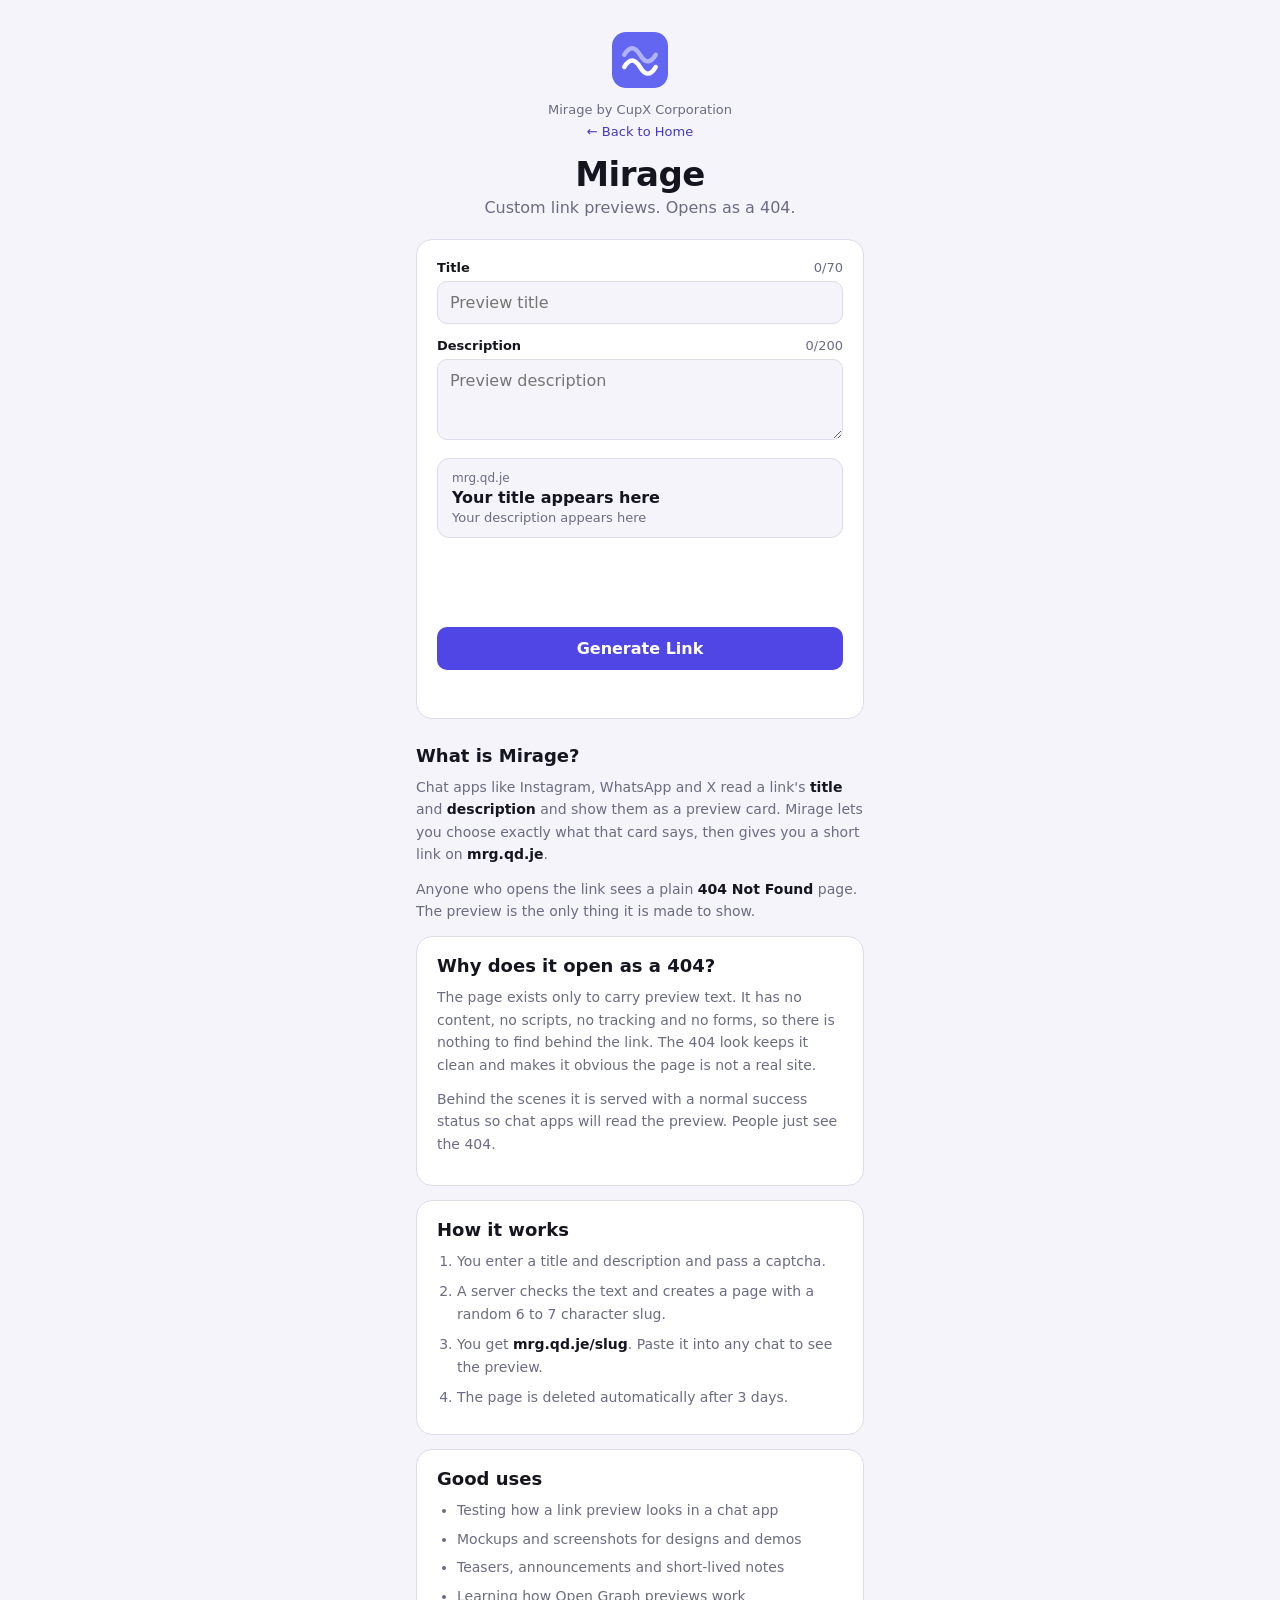
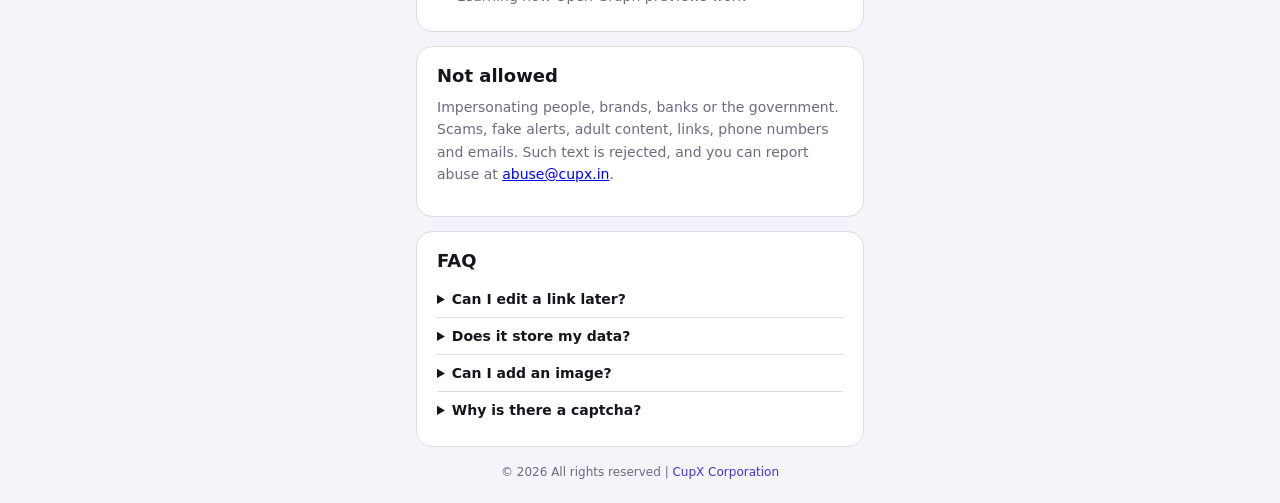
<file: index.html>
<!DOCTYPE html>
<html lang="en">
<head>
<meta charset="utf-8">
<meta name="viewport" content="width=device-width, initial-scale=1.0">
<title>Mirage - Custom Link Previews</title>
<meta name="description" content="Create short links with a custom title and description preview. The page itself opens as a 404. Links expire in 3 days.">
<meta property="og:title" content="Mirage - Custom Link Previews">
<meta property="og:description" content="Short links with a custom title and description. Opens as a 404. Expires in 3 days.">
<meta property="og:type" content="website">
<link rel="icon" href="favicon.svg" type="image/svg+xml">
<link rel="stylesheet" href="style.css">
<style>
  .about{margin-top:26px}
  .about h2{font-size:18px;margin:0 0 10px}
  .about p,.about li{font-size:14px;line-height:1.6;color:var(--mu)}
  .about p{margin:0 0 12px}
  .about strong{color:var(--tx)}
  .box{background:var(--card);border:1px solid var(--bd);border-radius:16px;padding:18px 20px;margin-top:14px}
  .steps{margin:0;padding-left:20px}
  .steps li{margin-bottom:8px}
  .box ul{margin:0;padding-left:20px}
  .box ul li{margin-bottom:6px}
  details{border-top:1px solid var(--bd);padding:10px 0}
  details:first-of-type{border-top:0}
  summary{cursor:pointer;font-size:14px;font-weight:600;color:var(--tx)}
  details p{margin:8px 0 0}
</style>
</head>
<body>
<main class="wrap">
  <header class="top">
    <img src="favicon.svg" alt="Mirage logo" class="logo">
    <p class="by">Mirage by CupX Corporation</p>
    <a class="back" href="https://cupx.in">&larr; Back to Home</a>
    <h1>Mirage</h1>
    <p class="tag">Custom link previews. Opens as a 404.</p>
  </header>

  <section class="card">
    <label for="t">Title <span class="count" id="tc">0/70</span></label>
    <input id="t" maxlength="70" placeholder="Preview title" autocomplete="off">

    <label for="d">Description <span class="count" id="dc">0/200</span></label>
    <textarea id="d" maxlength="200" rows="3" placeholder="Preview description"></textarea>

    <div class="pv" aria-label="Preview">
      <div class="pv-host">mrg.qd.je</div>
      <div class="pv-title" id="pt">Your title appears here</div>
      <div class="pv-desc" id="pd">Your description appears here</div>
    </div>

    <div id="ts"></div>
    <button id="go" class="btn">Generate Link</button>
    <p id="err" class="err" role="alert"></p>

    <div id="res" class="res" hidden>
      <div class="res-label">Your link</div>
      <a id="lnk" href="#" target="_blank" rel="noopener noreferrer"></a>
      <button id="cp" class="btn ghost">Copy</button>
      <p class="note">Expires in 3 days. Instagram caches previews, so make a new link instead of editing.</p>
    </div>
  </section>

  <section class="about" id="about">
    <h2>What is Mirage?</h2>
    <p>Chat apps like Instagram, WhatsApp and X read a link's <strong>title</strong> and <strong>description</strong> and show them as a preview card. Mirage lets you choose exactly what that card says, then gives you a short link on <strong>mrg.qd.je</strong>.</p>
    <p>Anyone who opens the link sees a plain <strong>404 Not Found</strong> page. The preview is the only thing it is made to show.</p>

    <div class="box">
      <h2>Why does it open as a 404?</h2>
      <p>The page exists only to carry preview text. It has no content, no scripts, no tracking and no forms, so there is nothing to find behind the link. The 404 look keeps it clean and makes it obvious the page is not a real site.</p>
      <p>Behind the scenes it is served with a normal success status so chat apps will read the preview. People just see the 404.</p>
    </div>

    <div class="box">
      <h2>How it works</h2>
      <ol class="steps">
        <li>You enter a title and description and pass a captcha.</li>
        <li>A server checks the text and creates a page with a random 6 to 7 character slug.</li>
        <li>You get <strong>mrg.qd.je/slug</strong>. Paste it into any chat to see the preview.</li>
        <li>The page is deleted automatically after 3 days.</li>
      </ol>
    </div>

    <div class="box">
      <h2>Good uses</h2>
      <ul>
        <li>Testing how a link preview looks in a chat app</li>
        <li>Mockups and screenshots for designs and demos</li>
        <li>Teasers, announcements and short-lived notes</li>
        <li>Learning how Open Graph previews work</li>
      </ul>
    </div>

    <div class="box">
      <h2>Not allowed</h2>
      <p>Impersonating people, brands, banks or the government. Scams, fake alerts, adult content, links, phone numbers and emails. Such text is rejected, and you can report abuse at <a href="mailto:abuse@cupx.in">abuse@cupx.in</a>.</p>
    </div>

    <div class="box">
      <h2>FAQ</h2>
      <details><summary>Can I edit a link later?</summary><p>No. Chat apps cache previews, so an edit would not show. Create a new link instead.</p></details>
      <details><summary>Does it store my data?</summary><p>Only the title and description you enter, inside the link page, for 3 days. Nothing else is kept about you.</p></details>
      <details><summary>Can I add an image?</summary><p>Not yet. Previews are text only.</p></details>
      <details><summary>Why is there a captcha?</summary><p>To stop bots from flooding the service with links.</p></details>
    </div>
  </section>

  <footer>&copy; 2026 All rights reserved | <a href="https://cupx.in">CupX Corporation</a></footer>
</main>

<script src="app.js"></script>
<script src="https://challenges.cloudflare.com/turnstile/v0/api.js?render=explicit&onload=onTs" async defer></script>
</body>
</html>
</file>
<file: style.css>
:root{--bg:#0b0b12;--card:#14141f;--bd:#26263a;--tx:#e8e8f2;--mu:#8b8ba3;--ac:#6366f1;--ac2:#818cf8;--er:#f87171}
@media (prefers-color-scheme:light){:root{--bg:#f4f4fa;--card:#fff;--bd:#dcdcea;--tx:#15151f;--mu:#6b6b82;--ac:#4f46e5;--ac2:#4338ca;--er:#dc2626}}
*{box-sizing:border-box}
body{margin:0;background:var(--bg);color:var(--tx);font-family:system-ui,-apple-system,"Segoe UI",Roboto,sans-serif;min-height:100vh}
.wrap{max-width:480px;margin:0 auto;padding:32px 16px 24px}
.top{text-align:center;margin-bottom:22px}
.logo{width:56px;height:56px;border-radius:14px}
.by{margin:10px 0 4px;font-size:13px;color:var(--mu)}
.back{font-size:13px;color:var(--ac2);text-decoration:none}
.back:hover{text-decoration:underline}
h1{margin:14px 0 4px;font-size:34px;letter-spacing:-.5px}
.tag{margin:0;color:var(--mu)}
.card{background:var(--card);border:1px solid var(--bd);border-radius:16px;padding:20px}
label{display:flex;justify-content:space-between;font-size:13px;font-weight:600;margin:0 0 6px}
.count{color:var(--mu);font-weight:400}
input,textarea{width:100%;background:var(--bg);color:var(--tx);border:1px solid var(--bd);border-radius:10px;padding:11px 12px;font:inherit;margin-bottom:14px;resize:vertical}
input:focus,textarea:focus{outline:2px solid var(--ac);border-color:transparent}
.pv{border:1px solid var(--bd);border-radius:12px;padding:12px 14px;margin-bottom:14px;background:var(--bg)}
.pv-host{font-size:12px;color:var(--mu)}
.pv-title{font-weight:600;margin:3px 0;word-break:break-word}
.pv-desc{font-size:13px;color:var(--mu);word-break:break-word}
#ts{min-height:65px;margin-bottom:10px;display:flex;justify-content:center}
.btn{width:100%;background:var(--ac);color:#fff;border:0;border-radius:10px;padding:12px;font:inherit;font-weight:600;cursor:pointer}
.btn:hover{background:var(--ac2)}
.btn:disabled{opacity:.6;cursor:wait}
.btn.ghost{background:transparent;color:var(--ac2);border:1px solid var(--bd);margin-top:10px}
.err{color:var(--er);font-size:13px;min-height:18px;margin:10px 0 0;text-align:center}
.res{margin-top:12px;padding-top:14px;border-top:1px solid var(--bd);text-align:center}
.res-label{font-size:12px;color:var(--mu);margin-bottom:4px}
.res a{color:var(--ac2);font-weight:600;word-break:break-all}
.note{font-size:12px;color:var(--mu);margin:12px 0 0}
.rules{font-size:12px;color:var(--mu);text-align:center;margin:18px 4px 0;line-height:1.5}
.rules a,footer a{color:var(--ac2);text-decoration:none}
footer{text-align:center;font-size:12px;color:var(--mu);margin-top:18px}
</file>
